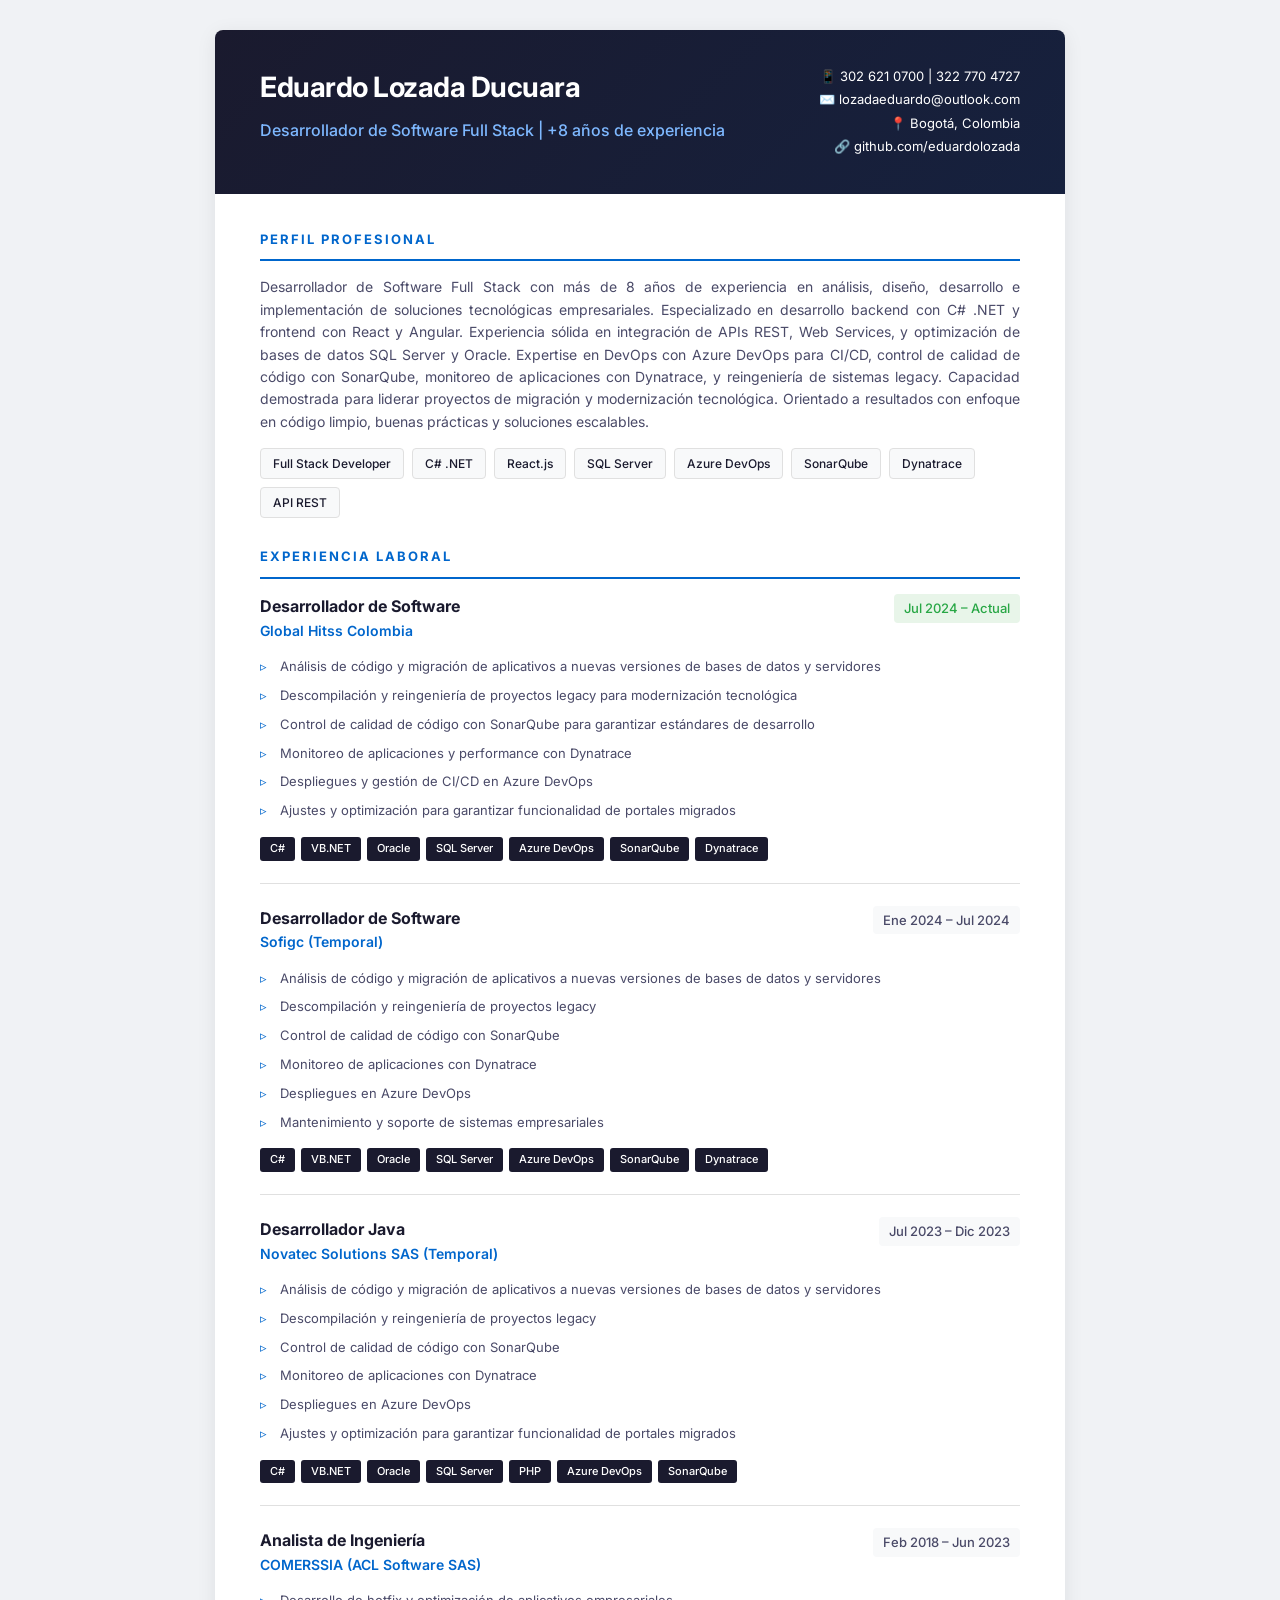
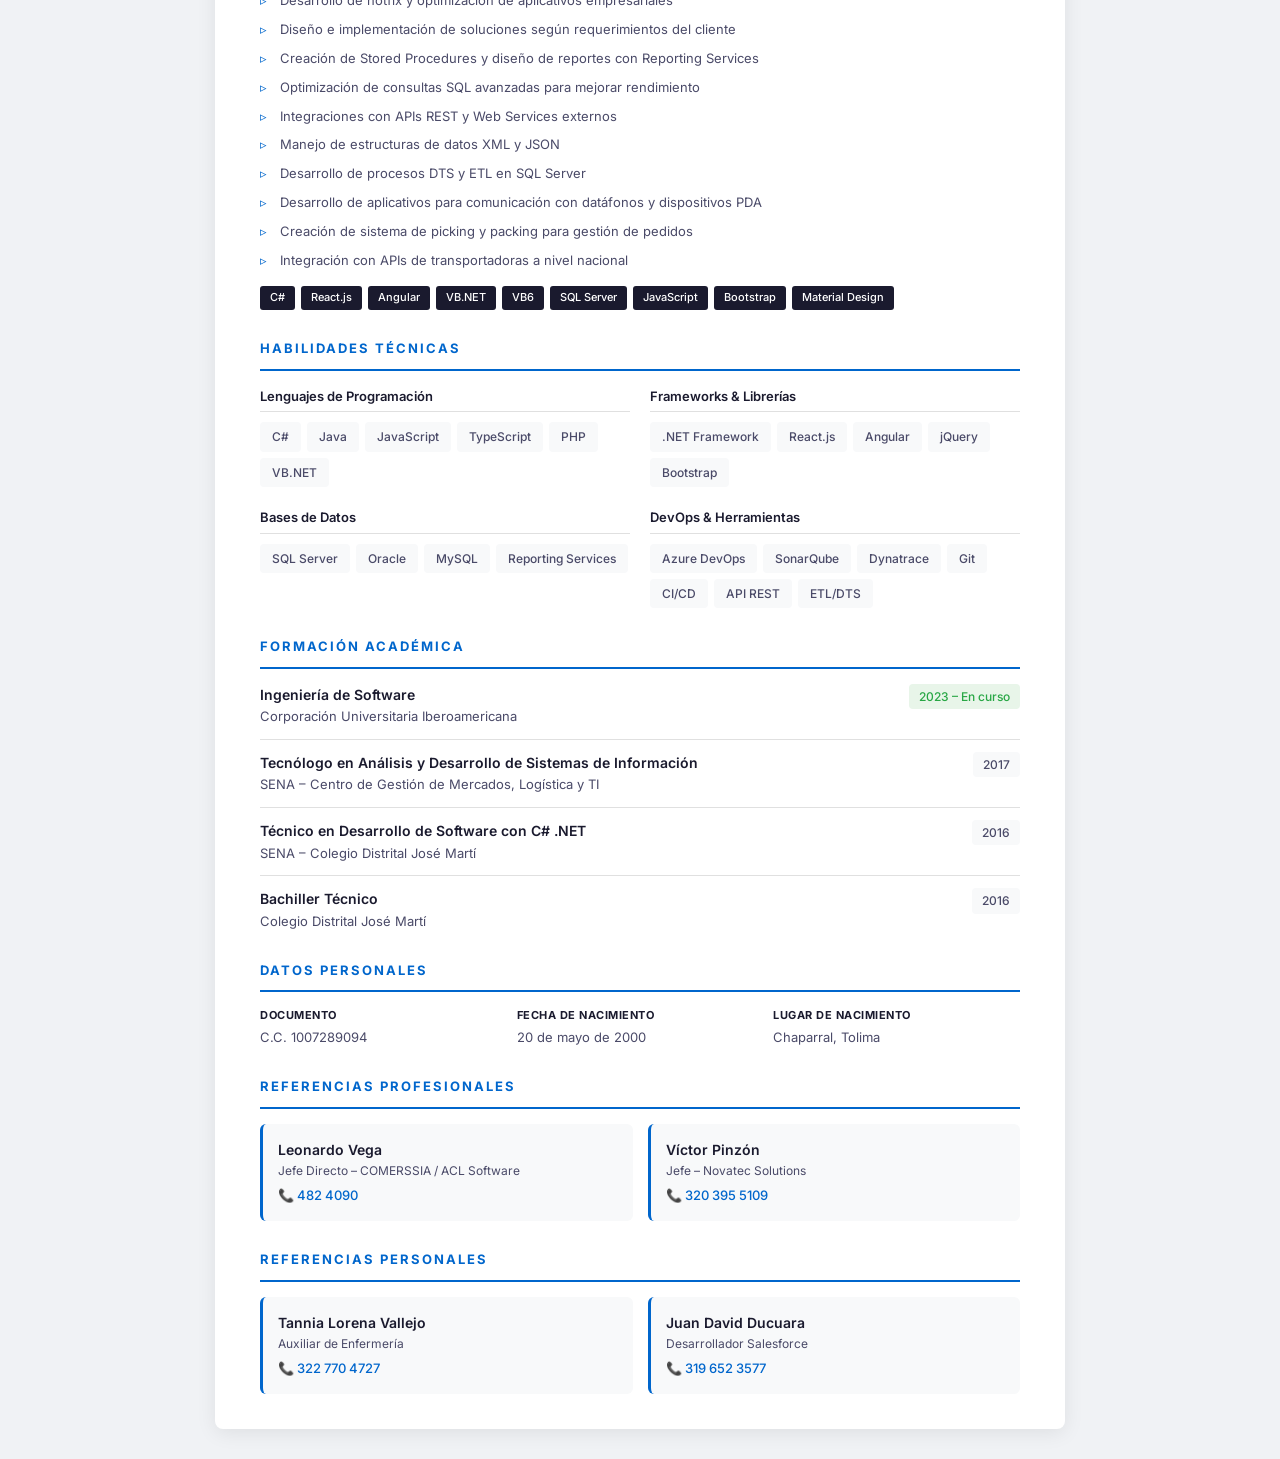
<file: assets/files/CV_Eduardo_Lozada.html>
<!DOCTYPE html>
<html lang="es">
<head>
    <meta charset="UTF-8">
    <meta name="viewport" content="width=device-width, initial-scale=1.0">
    <title>Eduardo Lozada Ducuara - Desarrollador de Software</title>
    <link href="https://fonts.googleapis.com/css2?family=Inter:wght@400;500;600;700&display=swap" rel="stylesheet">
    <style>
        :root {
            --primary: #1a1a2e;
            --secondary: #4a4a68;
            --accent: #0066cc;
            --light: #f8f9fa;
            --border: #e0e0e0;
            --white: #ffffff;
            --success: #28a745;
        }

        * {
            margin: 0;
            padding: 0;
            box-sizing: border-box;
        }

        body {
            font-family: 'Inter', -apple-system, BlinkMacSystemFont, sans-serif;
            background: #f0f2f5;
            min-height: 100vh;
            padding: 30px 20px;
            display: flex;
            justify-content: center;
            color: var(--primary);
            font-size: 14px;
            line-height: 1.6;
        }

        .cv-container {
            width: 100%;
            max-width: 850px;
            background: var(--white);
            box-shadow: 0 4px 20px rgba(0, 0, 0, 0.08);
            padding: 0;
            border-radius: 8px;
            overflow: hidden;
        }

        /* Header */
        .header {
            background: linear-gradient(135deg, var(--primary) 0%, #16213e 100%);
            color: var(--white);
            padding: 35px 45px;
        }

        .header-content {
            display: flex;
            justify-content: space-between;
            align-items: flex-start;
            flex-wrap: wrap;
            gap: 20px;
        }

        .header-name h1 {
            font-size: 28px;
            font-weight: 700;
            margin-bottom: 8px;
            letter-spacing: -0.5px;
        }

        .header-title {
            font-size: 16px;
            color: #7eb8ff;
            font-weight: 500;
        }

        .header-contact {
            text-align: right;
            font-size: 13px;
            line-height: 1.8;
        }

        .header-contact a {
            color: var(--white);
            text-decoration: none;
        }

        .header-contact span {
            display: block;
        }

        /* Main Content */
        .main-content {
            padding: 35px 45px;
        }

        /* Sections */
        .section {
            margin-bottom: 28px;
        }

        .section:last-child {
            margin-bottom: 0;
        }

        .section-title {
            font-size: 13px;
            font-weight: 700;
            color: var(--accent);
            text-transform: uppercase;
            letter-spacing: 2px;
            padding-bottom: 10px;
            margin-bottom: 15px;
            border-bottom: 2px solid var(--accent);
            display: flex;
            align-items: center;
            gap: 8px;
        }

        /* Profile */
        .profile-text {
            color: var(--secondary);
            text-align: justify;
            font-size: 14px;
        }

        .keywords {
            display: flex;
            flex-wrap: wrap;
            gap: 8px;
            margin-top: 15px;
        }

        .keyword {
            background: var(--light);
            color: var(--primary);
            padding: 5px 12px;
            border-radius: 4px;
            font-size: 12px;
            font-weight: 500;
            border: 1px solid var(--border);
        }

        /* Experience */
        .experience-item {
            margin-bottom: 22px;
            padding-bottom: 22px;
            border-bottom: 1px solid var(--border);
        }

        .experience-item:last-child {
            margin-bottom: 0;
            padding-bottom: 0;
            border-bottom: none;
        }

        .experience-header {
            display: flex;
            justify-content: space-between;
            align-items: flex-start;
            margin-bottom: 10px;
            flex-wrap: wrap;
            gap: 5px;
        }

        .experience-title {
            font-weight: 700;
            font-size: 16px;
            color: var(--primary);
        }

        .experience-company {
            font-weight: 600;
            color: var(--accent);
            font-size: 14px;
        }

        .experience-date {
            font-size: 13px;
            color: var(--secondary);
            background: var(--light);
            padding: 4px 10px;
            border-radius: 4px;
            font-weight: 500;
        }

        .experience-current {
            background: #e8f5e9;
            color: var(--success);
        }

        .experience-functions {
            list-style: none;
            margin-top: 10px;
        }

        .experience-functions li {
            padding: 4px 0;
            padding-left: 20px;
            position: relative;
            color: var(--secondary);
            font-size: 13px;
        }

        .experience-functions li::before {
            content: '▹';
            position: absolute;
            left: 0;
            color: var(--accent);
        }

        .tech-stack {
            margin-top: 12px;
            display: flex;
            flex-wrap: wrap;
            gap: 6px;
        }

        .tech-tag {
            background: var(--primary);
            color: var(--white);
            padding: 3px 10px;
            border-radius: 3px;
            font-size: 11px;
            font-weight: 500;
        }

        /* Skills */
        .skills-grid {
            display: grid;
            grid-template-columns: repeat(2, 1fr);
            gap: 20px;
        }

        .skill-category h4 {
            font-size: 13px;
            font-weight: 600;
            color: var(--primary);
            margin-bottom: 10px;
            padding-bottom: 5px;
            border-bottom: 1px solid var(--border);
        }

        .skill-list {
            display: flex;
            flex-wrap: wrap;
            gap: 6px;
        }

        .skill-item {
            background: var(--light);
            color: var(--secondary);
            padding: 5px 12px;
            border-radius: 4px;
            font-size: 12px;
            font-weight: 500;
        }

        /* Education */
        .education-item {
            display: flex;
            justify-content: space-between;
            align-items: flex-start;
            margin-bottom: 12px;
            padding-bottom: 12px;
            border-bottom: 1px solid var(--border);
        }

        .education-item:last-child {
            margin-bottom: 0;
            padding-bottom: 0;
            border-bottom: none;
        }

        .education-info h4 {
            font-weight: 600;
            font-size: 14px;
            color: var(--primary);
        }

        .education-info p {
            font-size: 13px;
            color: var(--secondary);
        }

        .education-year {
            font-size: 12px;
            color: var(--secondary);
            background: var(--light);
            padding: 3px 10px;
            border-radius: 4px;
            font-weight: 500;
        }

        /* References */
        .references-grid {
            display: grid;
            grid-template-columns: repeat(2, 1fr);
            gap: 15px;
        }

        .reference-item {
            background: var(--light);
            padding: 15px;
            border-radius: 6px;
            border-left: 3px solid var(--accent);
        }

        .reference-name {
            font-weight: 600;
            color: var(--primary);
            font-size: 14px;
        }

        .reference-role {
            font-size: 12px;
            color: var(--secondary);
            margin-bottom: 5px;
        }

        .reference-phone {
            font-size: 13px;
            color: var(--accent);
            font-weight: 500;
        }

        /* Personal Data */
        .personal-grid {
            display: grid;
            grid-template-columns: repeat(3, 1fr);
            gap: 10px;
        }

        .personal-item {
            font-size: 13px;
        }

        .personal-item strong {
            color: var(--primary);
            display: block;
            font-size: 11px;
            text-transform: uppercase;
            letter-spacing: 0.5px;
            margin-bottom: 2px;
        }

        .personal-item span {
            color: var(--secondary);
        }

        @media print {
            body {
                background: white;
                padding: 0;
            }
            .cv-container {
                box-shadow: none;
                border-radius: 0;
            }
            .header {
                -webkit-print-color-adjust: exact;
                print-color-adjust: exact;
            }
        }

        @media (max-width: 700px) {
            .header-content {
                flex-direction: column;
            }
            .header-contact {
                text-align: left;
            }
            .skills-grid, .references-grid {
                grid-template-columns: 1fr;
            }
            .personal-grid {
                grid-template-columns: 1fr 1fr;
            }
            .main-content {
                padding: 25px 30px;
            }
            .header {
                padding: 25px 30px;
            }
        }
    </style>
</head>
<body>
    <div class="cv-container">
        <!-- Header -->
        <header class="header">
            <div class="header-content">
                <div class="header-name">
                    <h1>Eduardo Lozada Ducuara</h1>
                    <p class="header-title">Desarrollador de Software Full Stack | +8 años de experiencia</p>
                </div>
                <div class="header-contact">
                    <span>📱 302 621 0700 | 322 770 4727</span>
                    <span>✉️ lozadaeduardo@outlook.com</span>
                    <span>📍 Bogotá, Colombia</span>
                    <span>🔗 github.com/eduardolozada</span>
                </div>
            </div>
        </header>

        <!-- Main Content -->
        <main class="main-content">
            <!-- Perfil Profesional -->
            <section class="section">
                <h2 class="section-title">Perfil Profesional</h2>
                <p class="profile-text">
                    Desarrollador de Software Full Stack con más de 8 años de experiencia en análisis, diseño, desarrollo e implementación de soluciones tecnológicas empresariales. Especializado en desarrollo backend con C# .NET y frontend con React y Angular. Experiencia sólida en integración de APIs REST, Web Services, y optimización de bases de datos SQL Server y Oracle. Expertise en DevOps con Azure DevOps para CI/CD, control de calidad de código con SonarQube, monitoreo de aplicaciones con Dynatrace, y reingeniería de sistemas legacy. Capacidad demostrada para liderar proyectos de migración y modernización tecnológica. Orientado a resultados con enfoque en código limpio, buenas prácticas y soluciones escalables.
                </p>
                <div class="keywords">
                    <span class="keyword">Full Stack Developer</span>
                    <span class="keyword">C# .NET</span>
                    <span class="keyword">React.js</span>
                    <span class="keyword">SQL Server</span>
                    <span class="keyword">Azure DevOps</span>
                    <span class="keyword">SonarQube</span>
                    <span class="keyword">Dynatrace</span>
                    <span class="keyword">API REST</span>
                </div>
            </section>

            <!-- Experiencia Laboral -->
            <section class="section">
                <h2 class="section-title">Experiencia Laboral</h2>
                
                <div class="experience-item">
                    <div class="experience-header">
                        <div>
                            <h3 class="experience-title">Desarrollador de Software</h3>
                            <p class="experience-company">Global Hitss Colombia</p>
                        </div>
                        <span class="experience-date experience-current">Jul 2024 – Actual</span>
                    </div>
                    <ul class="experience-functions">
                        <li>Análisis de código y migración de aplicativos a nuevas versiones de bases de datos y servidores</li>
                        <li>Descompilación y reingeniería de proyectos legacy para modernización tecnológica</li>
                        <li>Control de calidad de código con SonarQube para garantizar estándares de desarrollo</li>
                        <li>Monitoreo de aplicaciones y performance con Dynatrace</li>
                        <li>Despliegues y gestión de CI/CD en Azure DevOps</li>
                        <li>Ajustes y optimización para garantizar funcionalidad de portales migrados</li>
                    </ul>
                    <div class="tech-stack">
                        <span class="tech-tag">C#</span>
                        <span class="tech-tag">VB.NET</span>
                        <span class="tech-tag">Oracle</span>
                        <span class="tech-tag">SQL Server</span>
                        <span class="tech-tag">Azure DevOps</span>
                        <span class="tech-tag">SonarQube</span>
                        <span class="tech-tag">Dynatrace</span>
                    </div>
                </div>

                <div class="experience-item">
                    <div class="experience-header">
                        <div>
                            <h3 class="experience-title">Desarrollador de Software</h3>
                            <p class="experience-company">Sofigc (Temporal)</p>
                        </div>
                        <span class="experience-date">Ene 2024 – Jul 2024</span>
                    </div>
                    <ul class="experience-functions">
                        <li>Análisis de código y migración de aplicativos a nuevas versiones de bases de datos y servidores</li>
                        <li>Descompilación y reingeniería de proyectos legacy</li>
                        <li>Control de calidad de código con SonarQube</li>
                        <li>Monitoreo de aplicaciones con Dynatrace</li>
                        <li>Despliegues en Azure DevOps</li>
                        <li>Mantenimiento y soporte de sistemas empresariales</li>
                    </ul>
                    <div class="tech-stack">
                        <span class="tech-tag">C#</span>
                        <span class="tech-tag">VB.NET</span>
                        <span class="tech-tag">Oracle</span>
                        <span class="tech-tag">SQL Server</span>
                        <span class="tech-tag">Azure DevOps</span>
                        <span class="tech-tag">SonarQube</span>
                        <span class="tech-tag">Dynatrace</span>
                    </div>
                </div>

                <div class="experience-item">
                    <div class="experience-header">
                        <div>
                            <h3 class="experience-title">Desarrollador Java</h3>
                            <p class="experience-company">Novatec Solutions SAS (Temporal)</p>
                        </div>
                        <span class="experience-date">Jul 2023 – Dic 2023</span>
                    </div>
                    <ul class="experience-functions">
                        <li>Análisis de código y migración de aplicativos a nuevas versiones de bases de datos y servidores</li>
                        <li>Descompilación y reingeniería de proyectos legacy</li>
                        <li>Control de calidad de código con SonarQube</li>
                        <li>Monitoreo de aplicaciones con Dynatrace</li>
                        <li>Despliegues en Azure DevOps</li>
                        <li>Ajustes y optimización para garantizar funcionalidad de portales migrados</li>
                    </ul>
                    <div class="tech-stack">
                        <span class="tech-tag">C#</span>
                        <span class="tech-tag">VB.NET</span>
                        <span class="tech-tag">Oracle</span>
                        <span class="tech-tag">SQL Server</span>
                        <span class="tech-tag">PHP</span>
                        <span class="tech-tag">Azure DevOps</span>
                        <span class="tech-tag">SonarQube</span>
                    </div>
                </div>

                <div class="experience-item">
                    <div class="experience-header">
                        <div>
                            <h3 class="experience-title">Analista de Ingeniería</h3>
                            <p class="experience-company">COMERSSIA (ACL Software SAS)</p>
                        </div>
                        <span class="experience-date">Feb 2018 – Jun 2023</span>
                    </div>
                    <ul class="experience-functions">
                        <li>Desarrollo de hotfix y optimización de aplicativos empresariales</li>
                        <li>Diseño e implementación de soluciones según requerimientos del cliente</li>
                        <li>Creación de Stored Procedures y diseño de reportes con Reporting Services</li>
                        <li>Optimización de consultas SQL avanzadas para mejorar rendimiento</li>
                        <li>Integraciones con APIs REST y Web Services externos</li>
                        <li>Manejo de estructuras de datos XML y JSON</li>
                        <li>Desarrollo de procesos DTS y ETL en SQL Server</li>
                        <li>Desarrollo de aplicativos para comunicación con datáfonos y dispositivos PDA</li>
                        <li>Creación de sistema de picking y packing para gestión de pedidos</li>
                        <li>Integración con APIs de transportadoras a nivel nacional</li>
                    </ul>
                    <div class="tech-stack">
                        <span class="tech-tag">C#</span>
                        <span class="tech-tag">React.js</span>
                        <span class="tech-tag">Angular</span>
                        <span class="tech-tag">VB.NET</span>
                        <span class="tech-tag">VB6</span>
                        <span class="tech-tag">SQL Server</span>
                        <span class="tech-tag">JavaScript</span>
                        <span class="tech-tag">Bootstrap</span>
                        <span class="tech-tag">Material Design</span>
                    </div>
                </div>
            </section>

            <!-- Habilidades Técnicas -->
            <section class="section">
                <h2 class="section-title">Habilidades Técnicas</h2>
                <div class="skills-grid">
                    <div class="skill-category">
                        <h4>Lenguajes de Programación</h4>
                        <div class="skill-list">
                            <span class="skill-item">C#</span>
                            <span class="skill-item">Java</span>
                            <span class="skill-item">JavaScript</span>
                            <span class="skill-item">TypeScript</span>
                            <span class="skill-item">PHP</span>
                            <span class="skill-item">VB.NET</span>
                        </div>
                    </div>
                    <div class="skill-category">
                        <h4>Frameworks & Librerías</h4>
                        <div class="skill-list">
                            <span class="skill-item">.NET Framework</span>
                            <span class="skill-item">React.js</span>
                            <span class="skill-item">Angular</span>
                            <span class="skill-item">jQuery</span>
                            <span class="skill-item">Bootstrap</span>
                        </div>
                    </div>
                    <div class="skill-category">
                        <h4>Bases de Datos</h4>
                        <div class="skill-list">
                            <span class="skill-item">SQL Server</span>
                            <span class="skill-item">Oracle</span>
                            <span class="skill-item">MySQL</span>
                            <span class="skill-item">Reporting Services</span>
                        </div>
                    </div>
                    <div class="skill-category">
                        <h4>DevOps & Herramientas</h4>
                        <div class="skill-list">
                            <span class="skill-item">Azure DevOps</span>
                            <span class="skill-item">SonarQube</span>
                            <span class="skill-item">Dynatrace</span>
                            <span class="skill-item">Git</span>
                            <span class="skill-item">CI/CD</span>
                            <span class="skill-item">API REST</span>
                            <span class="skill-item">ETL/DTS</span>
                        </div>
                    </div>
                </div>
            </section>

            <!-- Formación Académica -->
            <section class="section">
                <h2 class="section-title">Formación Académica</h2>
                <div class="education-item">
                    <div class="education-info">
                        <h4>Ingeniería de Software</h4>
                        <p>Corporación Universitaria Iberoamericana</p>
                    </div>
                    <span class="education-year" style="background: #e8f5e9; color: #28a745;">2023 – En curso</span>
                </div>
                <div class="education-item">
                    <div class="education-info">
                        <h4>Tecnólogo en Análisis y Desarrollo de Sistemas de Información</h4>
                        <p>SENA – Centro de Gestión de Mercados, Logística y TI</p>
                    </div>
                    <span class="education-year">2017</span>
                </div>
                <div class="education-item">
                    <div class="education-info">
                        <h4>Técnico en Desarrollo de Software con C# .NET</h4>
                        <p>SENA – Colegio Distrital José Martí</p>
                    </div>
                    <span class="education-year">2016</span>
                </div>
                <div class="education-item">
                    <div class="education-info">
                        <h4>Bachiller Técnico</h4>
                        <p>Colegio Distrital José Martí</p>
                    </div>
                    <span class="education-year">2016</span>
                </div>
            </section>

            <!-- Datos Personales -->
            <section class="section">
                <h2 class="section-title">Datos Personales</h2>
                <div class="personal-grid">
                    <div class="personal-item">
                        <strong>Documento</strong>
                        <span>C.C. 1007289094</span>
                    </div>
                    <div class="personal-item">
                        <strong>Fecha de Nacimiento</strong>
                        <span>20 de mayo de 2000</span>
                    </div>
                    <div class="personal-item">
                        <strong>Lugar de Nacimiento</strong>
                        <span>Chaparral, Tolima</span>
                    </div>
                </div>
            </section>

            <!-- Referencias -->
            <section class="section">
                <h2 class="section-title">Referencias Profesionales</h2>
                <div class="references-grid">
                    <div class="reference-item">
                        <p class="reference-name">Leonardo Vega</p>
                        <p class="reference-role">Jefe Directo – COMERSSIA / ACL Software</p>
                        <p class="reference-phone">📞 482 4090</p>
                    </div>
                    <div class="reference-item">
                        <p class="reference-name">Víctor Pinzón</p>
                        <p class="reference-role">Jefe – Novatec Solutions</p>
                        <p class="reference-phone">📞 320 395 5109</p>
                    </div>
                </div>
            </section>

            <!-- Referencias Personales -->
            <section class="section">
                <h2 class="section-title">Referencias Personales</h2>
                <div class="references-grid">
                    <div class="reference-item">
                        <p class="reference-name">Tannia Lorena Vallejo</p>
                        <p class="reference-role">Auxiliar de Enfermería</p>
                        <p class="reference-phone">📞 322 770 4727</p>
                    </div>
                    <div class="reference-item">
                        <p class="reference-name">Juan David Ducuara</p>
                        <p class="reference-role">Desarrollador Salesforce</p>
                        <p class="reference-phone">📞 319 652 3577</p>
                    </div>
                </div>
            </section>
        </main>
    </div>
</body>
</html>
</file>
